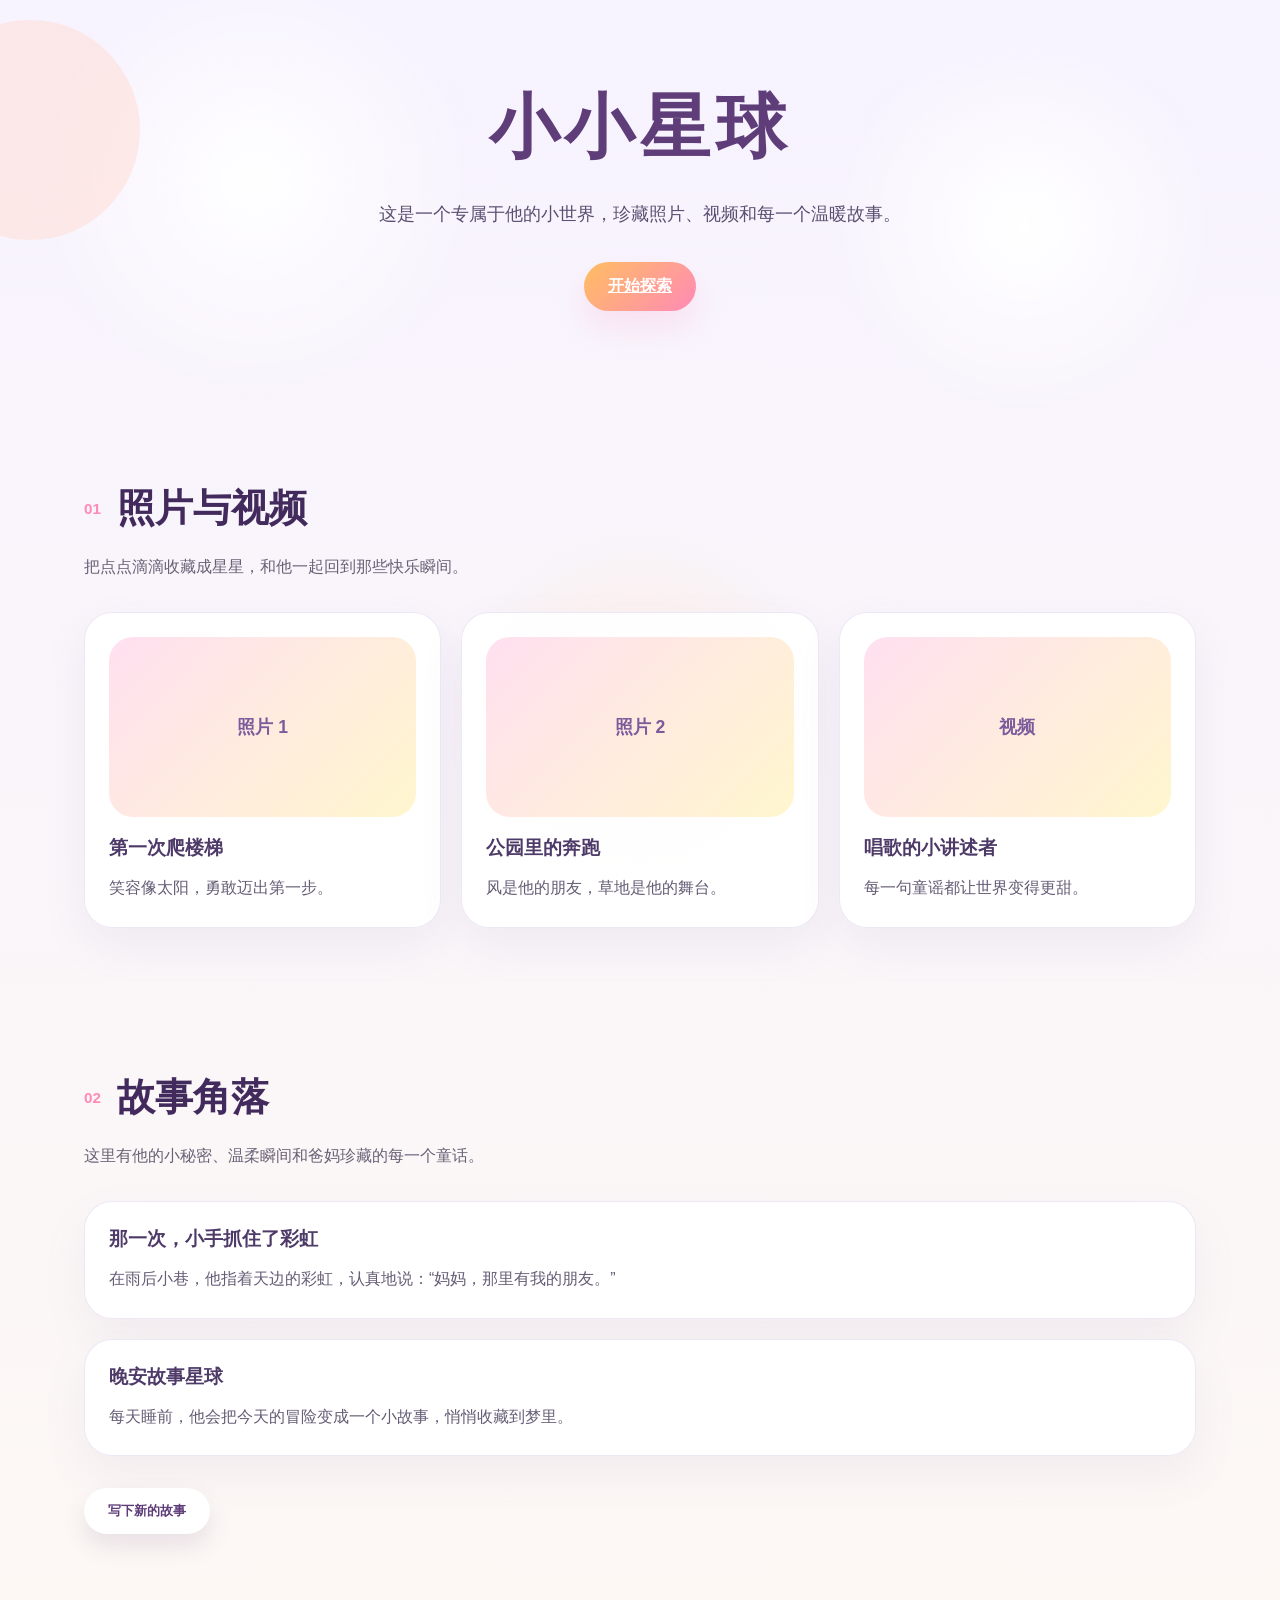
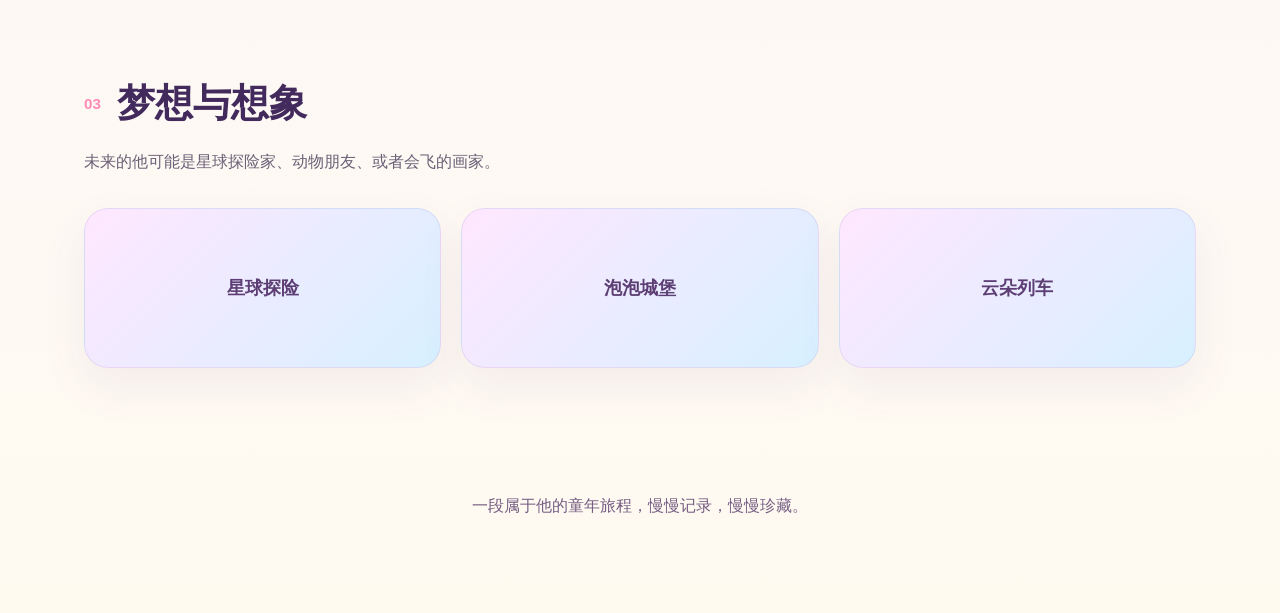
<file: child-journey-site/index.html>
<!DOCTYPE html>
<html lang="zh-CN">
<head>
  <meta charset="UTF-8">
  <meta name="viewport" content="width=device-width, initial-scale=1.0">
  <title>小小星球 | 他的童年故事</title>
  <link rel="stylesheet" href="styles.css">
</head>
<body>
  <div class="sky-bg"></div>
  <header class="hero">
    <div class="hero-content">
      <h1>小小星球</h1>
      <p>这是一个专属于他的小世界，珍藏照片、视频和每一个温暖故事。</p>
      <a class="btn" href="#stories">开始探索</a>
    </div>
  </header>

  <main>
    <section id="gallery" class="section section-gallery">
      <div class="section-header">
        <span>01</span>
        <h2>照片与视频</h2>
      </div>
      <p>把点点滴滴收藏成星星，和他一起回到那些快乐瞬间。</p>
      <div class="cards">
        <article class="card">
          <div class="media-placeholder">照片 1</div>
          <h3>第一次爬楼梯</h3>
          <p>笑容像太阳，勇敢迈出第一步。</p>
        </article>
        <article class="card">
          <div class="media-placeholder">照片 2</div>
          <h3>公园里的奔跑</h3>
          <p>风是他的朋友，草地是他的舞台。</p>
        </article>
        <article class="card">
          <div class="media-placeholder">视频</div>
          <h3>唱歌的小讲述者</h3>
          <p>每一句童谣都让世界变得更甜。</p>
        </article>
      </div>
    </section>

    <section id="stories" class="section section-stories">
      <div class="section-header">
        <span>02</span>
        <h2>故事角落</h2>
      </div>
      <p>这里有他的小秘密、温柔瞬间和爸妈珍藏的每一个童话。</p>
      <div class="story-list">
        <article class="story-card">
          <h3>那一次，小手抓住了彩虹</h3>
          <p>在雨后小巷，他指着天边的彩虹，认真地说：“妈妈，那里有我的朋友。”</p>
        </article>
        <article class="story-card">
          <h3>晚安故事星球</h3>
          <p>每天睡前，他会把今天的冒险变成一个小故事，悄悄收藏到梦里。</p>
        </article>
      </div>
      <button id="newStoryBtn" class="btn-secondary">写下新的故事</button>
    </section>

    <section class="section section-magic">
      <div class="section-header">
        <span>03</span>
        <h2>梦想与想象</h2>
      </div>
      <p>未来的他可能是星球探险家、动物朋友、或者会飞的画家。</p>
      <div class="magic-grid">
        <div class="magic-card">星球探险</div>
        <div class="magic-card">泡泡城堡</div>
        <div class="magic-card">云朵列车</div>
      </div>
    </section>
  </main>

  <footer>
    <p>一段属于他的童年旅程，慢慢记录，慢慢珍藏。</p>
  </footer>

  <div id="storyModal" class="modal hidden">
    <div class="modal-content">
      <button class="modal-close" id="closeModal">×</button>
      <h3>写下新的故事</h3>
      <textarea id="storyInput" placeholder="记录今天的一个瞬间..."></textarea>
      <button id="saveStory" class="btn">保存故事</button>
    </div>
  </div>

  <script src="script.js"></script>
</body>
</html>
</file>
<file: child-journey-site/styles.css>
* {
  box-sizing: border-box;
}
body {
  margin: 0;
  font-family: "PingFang SC", "Helvetica Neue", Arial, sans-serif;
  color: #3a3a4d;
  background: linear-gradient(180deg, #f7f3ff 0%, #fffaf0 100%);
  min-height: 100vh;
}
.sky-bg {
  position: fixed;
  inset: 0;
  background-image: radial-gradient(circle at 20% 20%, rgba(255,255,255,0.9) 0, transparent 18%),
    radial-gradient(circle at 80% 25%, rgba(255,255,255,0.95) 0, transparent 16%),
    radial-gradient(circle at 50% 80%, rgba(255,236,223,0.9) 0, transparent 20%);
  pointer-events: none;
}
.hero {
  position: relative;
  padding: 80px 24px 100px;
  text-align: center;
  overflow: hidden;
}
.hero::after {
  content: "";
  position: absolute;
  width: 220px;
  height: 220px;
  border-radius: 50%;
  background: rgba(255, 223, 217, 0.6);
  top: 20px;
  left: -80px;
}
.hero-content {
  position: relative;
  max-width: 800px;
  margin: 0 auto;
  z-index: 1;
}
.hero h1 {
  font-size: clamp(2.8rem, 6vw, 4.4rem);
  margin: 0;
  letter-spacing: 0.08em;
  color: #5e3d79;
}
.hero p {
  max-width: 620px;
  margin: 24px auto 0;
  font-size: 1.1rem;
  line-height: 1.75;
  color: #5a5071;
}
.btn, .btn-secondary {
  display: inline-flex;
  align-items: center;
  justify-content: center;
  padding: 14px 24px;
  border: none;
  border-radius: 999px;
  cursor: pointer;
  font-weight: 600;
  transition: transform 0.2s ease, box-shadow 0.2s ease;
  margin-top: 32px;
}
.btn {
  background: linear-gradient(135deg, #ffbe61, #ff8ab6);
  color: #fff;
  box-shadow: 0 16px 30px rgba(255, 138, 182, 0.18);
}
.btn:hover {
  transform: translateY(-2px);
}
.btn-secondary {
  background: #fff;
  color: #5e3d79;
  box-shadow: 0 12px 24px rgba(94, 61, 121, 0.12);
}
.section {
  position: relative;
  padding: 72px 24px;
  max-width: 1160px;
  margin: 0 auto;
}
.section-header {
  display: flex;
  align-items: center;
  gap: 16px;
  margin-bottom: 18px;
}
.section-header span {
  font-size: 0.95rem;
  font-weight: 800;
  color: #ff8ab6;
}
.section-header h2 {
  font-size: clamp(2rem, 3vw, 2.6rem);
  margin: 0;
  color: #422a5d;
}
.section p {
  max-width: 760px;
  font-size: 1rem;
  line-height: 1.9;
  color: #6a6076;
  margin-bottom: 30px;
}
.cards, .story-list, .magic-grid {
  display: grid;
  gap: 20px;
}
.cards {
  grid-template-columns: repeat(auto-fit, minmax(240px, 1fr));
}
.card, .story-card, .magic-card {
  background: rgba(255, 255, 255, 0.92);
  border: 1px solid rgba(175, 152, 211, 0.22);
  border-radius: 28px;
  padding: 24px;
  box-shadow: 0 18px 45px rgba(112, 95, 163, 0.08);
}
.media-placeholder {
  min-height: 180px;
  border-radius: 24px;
  background: linear-gradient(135deg, #ffe0f0 0%, #fff6ce 100%);
  display: grid;
  place-items: center;
  color: #7b5b9b;
  font-size: 1.1rem;
  font-weight: 700;
  margin-bottom: 18px;
}
.card h3, .story-card h3 {
  margin: 0 0 12px;
  color: #4e3a68;
}
.card p, .story-card p {
  margin: 0;
  color: #655c75;
  line-height: 1.85;
}
.story-list {
  grid-template-columns: 1fr;
}
.magic-grid {
  grid-template-columns: repeat(auto-fit, minmax(180px, 1fr));
}
.magic-card {
  min-height: 160px;
  display: grid;
  place-items: center;
  font-size: 1.15rem;
  font-weight: 700;
  color: #5d3e74;
  background: linear-gradient(135deg, #ffe7ff 0%, #d7f0ff 100%);
  border-radius: 24px;
  text-align: center;
  padding: 24px;
}
footer {
  text-align: center;
  padding: 40px 24px 80px;
  color: #755d83;
}
.modal {
  position: fixed;
  inset: 0;
  background: rgba(27, 18, 45, 0.55);
  display: grid;
  place-items: center;
  padding: 24px;
  z-index: 10;
}
.hidden { display: none; }
.modal-content {
  width: min(540px, 100%);
  background: #fff;
  border-radius: 30px;
  padding: 28px;
  box-shadow: 0 30px 70px rgba(42, 29, 86, 0.16);
  position: relative;
}
.modal-close {
  position: absolute;
  top: 16px;
  right: 16px;
  border: none;
  background: transparent;
  font-size: 1.7rem;
  color: #9b86af;
  cursor: pointer;
}
.modal-content h3 {
  margin-top: 0;
  color: #4b3670;
}
#storyInput {
  width: 100%;
  min-height: 160px;
  border: 1px solid #e5d9f8;
  border-radius: 20px;
  padding: 18px;
  margin: 20px 0 24px;
  font-size: 1rem;
  resize: vertical;
}
@media (max-width: 760px) {
  .hero {
    padding: 60px 16px 80px;
  }
  .section {
    padding: 56px 16px;
  }
  .cards, .magic-grid {
    grid-template-columns: 1fr;
  }
}
</file>
